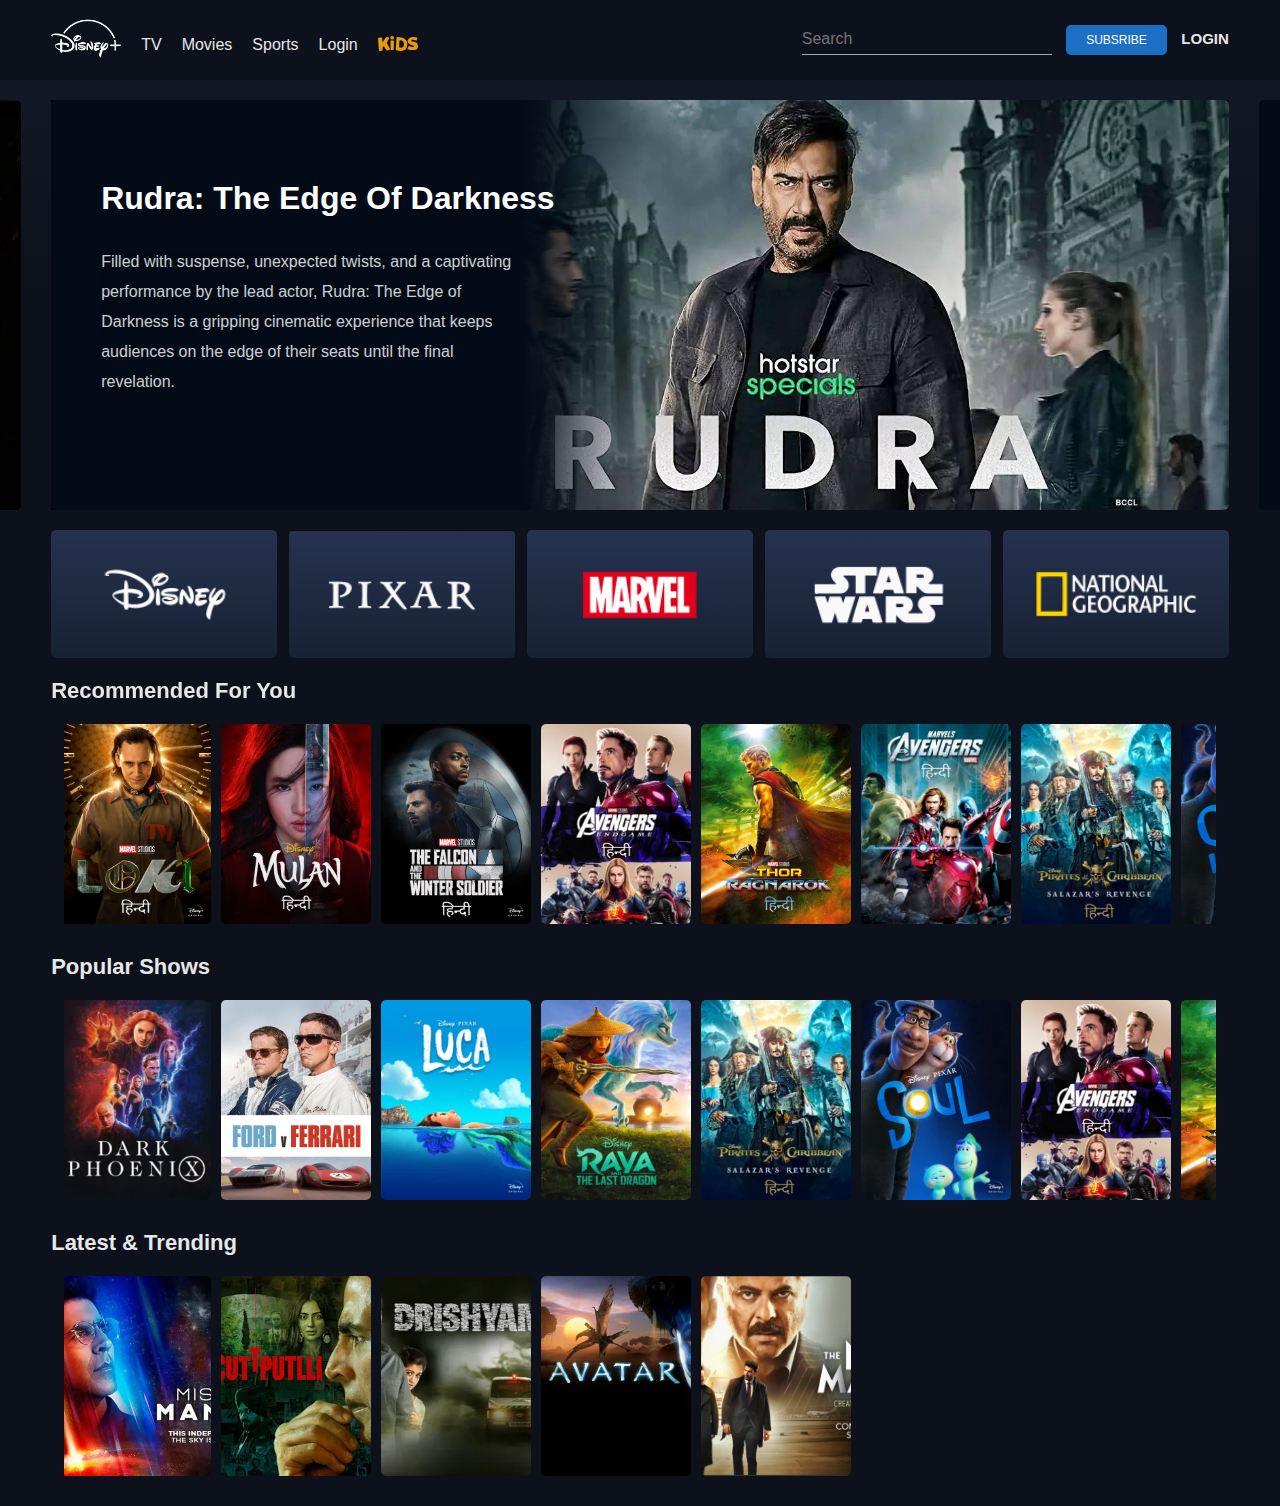
<file: index.html>
<!DOCTYPE html>
<html lang="en">
<head>
    <meta charset="UTF-8">
    <meta name="viewport" content="width=device-width, initial-scale=1.0">
    <title>Disney+hotstar Clone</title>
    <link rel="stylesheet" href="style.css">
    <link rel="website icon" href="images/disney_plus_hotstar_logo_1583901149861.webp">
</head>
<body>
    <nav class="navbar">
        <img src="images/logo.png" class="brand-logo" alt="Disney+hotstar logo">
        <ul class="nav-links">
            <li class="nav-items"><a href="#">TV</a></li>
            <li class="nav-items"><a href="#">Movies</a></li>
            <li class="nav-items"><a href="#">Sports</a></li>
            <li class="nav-items"><a href="login.html">Login</a></li>
            <li class="nav-items"><a href="#"><img src="images/kids.svg" class="kids-logo" alt="kids logo"></a></li>
        </ul>
        <div class="right-container">
            <input type="text" class="search-box" placeholder="Search">
            <button class="sub-btn">Subsribe</button>
            <a href="login.html" class="login-link">Login</a>
        </div>
    </nav>

    <div class="carousel-container">
        <div class="carousel">
        </div>
    </div>

    <script src="index.js" async></script>

    <div class="video-card-container">
        <div class="video-card">
            <img src="images/disney.PNG" class="video-card-image" alt="disney logo">
            <video src="videos/disney.mp4" muted loop class="card-video"></video>
        </div>
        <div class="video-card">
            <img src="images/pixar.PNG" class="video-card-image" alt="pixar logo">
            <video src="videos/pixar.mp4" muted loop class="card-video"></video>
        </div>
        <div class="video-card">
            <img src="images/marvel.PNG" class="video-card-image" alt="marvel logo">
            <video src="videos/marvel.mp4" muted loop class="card-video"></video>
        </div>
        <div class="video-card">
            <img src="images/star-wars.PNG" class="video-card-image" alt="starwars logo">
            <video src="videos/star-war.mp4" muted loop class="card-video"></video>
        </div>
        <div class="video-card">
            <img src="images/geographic.PNG" class="video-card-image" alt="national geographic logo">
            <video src="videos/geographic.mp4" muted loop class="card-video"></video>
        </div>
    </div>

    <h1 class="title">Recommended For You</h1>
    <div class="movies-list">
        <button class="pre-btn" title="btn">
            <img src="images/pre.png" class="pre-btn-img" alt="pre-btn">
        </button>
        <button class="nxt-btn" title="btn">
            <img src="images/nxt.png" class="nxt-btn-img" alt="next-btn">
        </button>
        <div class="card-container">
            <div class="card">
                <img src="images/poster 1.png" class="card-img" alt="p1">
                <div class="card-body">
                    <h2 class="name">Loki</h2>
                    <h6 class="des">This is the best marvel Show</h6>
                    <button class="watchlist-btn">Add To Watchlist</button>
                </div>
            </div>
            <div class="card">
                <img src="images/poster 2.png" class="card-img" alt="p2">
                <div class="card-body">
                    <h2 class="name">Mulan</h2>
                    <h6 class="des">Mulan, a warrior fierce.</h6>
                    <button class="watchlist-btn">Add To Watchlist</button>
                </div>
            </div>
            <div class="card">
                <img src="images/poster 3.png" class="card-img" alt="p3">
                <div class="card-body">
                    <h2 class="name">Falcon and the winter soldier</h2>
                    <h6 class="des">A dynamic duo.</h6>
                    <button class="watchlist-btn">Add To Watchlist</button>
                </div>
            </div>
            <div class="card">
                <img src="images/poster 4.png" class="card-img" alt="p4">
                <div class="card-body">
                    <h2 class="name">Avengers: Endgame</h2>
                    <h6 class="des">A monumental culmination.</h6>
                    <button class="watchlist-btn">Add To Watchlist</button>
                </div>
            </div>
            <div class="card">
                <img src="images/poster 5.png" class="card-img" alt="p5">
                <div class="card-body">
                    <h2 class="name">Thor: Ragnarok</h2>
                    <h6 class="des">A thunderous odyssey.</h6>
                    <button class="watchlist-btn">Add To Watchlist</button>
                </div>
            </div>
            <div class="card">
                <img src="images/poster 6.png" class="card-img" alt="p6">
                <div class="card-body">
                    <h2 class="name">Marvel Avengers</h2>
                    <h6 class="des">A super-powered team.</h6>
                    <button class="watchlist-btn">Add To Watchlist</button>
                </div>
            </div>
            <div class="card">
                <img src="images/poster 7.png" class="card-img" alt="p7">
                <div class="card-body">
                    <h2 class="name">Pirates of the Caribbean</h2>
                    <h6 class="des">A swashbuckling saga.</h6>
                    <button class="watchlist-btn">Add To Watchlist</button>
                </div>
            </div>
            <div class="card">
                <img src="images/poster 8.png" class="card-img" alt="p8">
                <div class="card-body">
                    <h2 class="name">Pixar: Soul</h2>
                    <h6 class="des">A profound journey.</h6>
                    <button class="watchlist-btn">Add To Watchlist</button>
                </div>
            </div>
            <div class="card">
                <img src="images/poster 9.png" class="card-img" alt="p9">
                <div class="card-body">
                    <h2 class="name">Raya and the Last Dragon</h2>
                    <h6 class="des">A heroic quest.</h6>
                    <button class="watchlist-btn">Add To Watchlist</button>
                </div>
            </div>
            <div class="card">
                <img src="images/poster 10.png" class="card-img" alt="p10">
                <div class="card-body">
                    <h2 class="name">Pixar: Luca</h2>
                    <h6 class="des">A heartwarming friendship.</h6>
                    <button class="watchlist-btn">Add To Watchlist</button>
                </div>
            </div>
            <div class="card">
                <img src="images/poster 11.png" class="card-img" alt="p11">
                <div class="card-body">
                    <h2 class="name">Ford vs Ferrari</h2>
                    <h6 class="des">An adrenaline-fueled rivalry.</h6>
                    <button class="watchlist-btn">Add To Watchlist</button>
                </div>
            </div>
            <div class="card">
                <img src="images/poster 12.png" class="card-img" alt="p12">
                <div class="card-body">
                    <h2 class="name">Dark Phoenix</h2>
                    <h6 class="des">A powerful force unleashed.</h6>
                    <button class="watchlist-btn">Add To Watchlist</button>
                </div>
            </div>
        </div>
    </div>

    <h1 class = "title">popular shows</h1>
    <div class="movies-list">
        <button class="pre-btn" title="btn">
            <img src="images/pre.png" class="pre-btn-img" alt="pre-btn">
        </button>
        <button class="nxt-btn" title="btn">
            <img src="images/nxt.png" class="nxt-btn-img" alt="next-btn">
        </button>
        <div class="card-container">
            <div class="card">
                <img src="images/poster 12.png" class="card-img" alt="p12">
                <div class="card-body">
                    <h2 class="name">Dark Phoenix</h2>
                    <h6 class="des">A powerful force unleashed.</h6>
                    <button class="watchlist-btn">Add To Watchlist</button>
                </div>
            </div>
            <div class="card">
                <img src="images/poster 11.png" class="card-img" alt="p11">
                <div class="card-body">
                    <h2 class="name">Ford vs Ferrari</h2>
                    <h6 class="des">An adrenaline-fueled rivalry.</h6>
                    <button class="watchlist-btn">Add To Watchlist</button>
                </div>
            </div>
            <div class="card">
                <img src="images/poster 10.png" class="card-img" alt="p10">
                <div class="card-body">
                    <h2 class="name">Pixar: Luca</h2>
                    <h6 class="des">A heartwarming friendship.</h6>
                    <button class="watchlist-btn">Add To Watchlist</button>
                </div>
            </div>
            <div class="card">
                <img src="images/poster 9.png" class="card-img" alt="p9">
                <div class="card-body">
                    <h2 class="name">Raya and the Last Dragon</h2>
                    <h6 class="des">A heroic quest.</h6>
                    <button class="watchlist-btn">Add To Watchlist</button>
                </div>
            </div>
            <div class="card">
                <img src="images/poster 7.png" class="card-img" alt="p7">
                <div class="card-body">
                    <h2 class="name">Pirates of the Caribbean</h2>
                    <h6 class="des">A swashbuckling saga.</h6>
                    <button class="watchlist-btn">Add To Watchlist</button>
                </div>
            </div>
            <div class="card">
                <img src="images/poster 8.png" class="card-img" alt="p8">
                <div class="card-body">
                    <h2 class="name">Pixar: Soul</h2>
                    <h6 class="des">A profound journey.</h6>
                    <button class="watchlist-btn">Add To Watchlist</button>
                </div>
            </div>
            <div class="card">
                <img src="images/poster 4.png" class="card-img" alt="p4">
                <div class="card-body">
                    <h2 class="name">Avengers: Endgame</h2>
                    <h6 class="des">A monumental culmination.</h6>
                    <button class="watchlist-btn">Add To Watchlist</button>
                </div>
            </div>
            <div class="card">
                <img src="images/poster 5.png" class="card-img" alt="p5">
                <div class="card-body">
                    <h2 class="name">Thor: Ragnarok</h2>
                    <h6 class="des">A thunderous odyssey.</h6>
                    <button class="watchlist-btn">Add To Watchlist</button>
                </div>
            </div>
            <div class="card">
                <img src="images/poster 6.png" class="card-img" alt="p6">
                <div class="card-body">
                    <h2 class="name">Marvel Avengers</h2>
                    <h6 class="des">A super-powered team.</h6>
                    <button class="watchlist-btn">Add To Watchlist</button>
                </div>
            </div>
            <div class="card">
                <img src="images/poster 3.png" class="card-img" alt="p3">
                <div class="card-body">
                    <h2 class="name">Falcon and the winter soldier</h2>
                    <h6 class="des">A dynamic duo.</h6>
                    <button class="watchlist-btn">Add To Watchlist</button>
                </div>
            </div>
            <div class="card">
                <img src="images/poster 1.png" class="card-img" alt="p1">
                <div class="card-body">
                    <h2 class="name">Loki</h2>
                    <h6 class="des">This is the best marvel Show</h6>
                    <button class="watchlist-btn">Add To Watchlist</button>
                </div>
            </div>
            <div class="card">
                <img src="images/poster 2.png" class="card-img" alt="p2">
                <div class="card-body">
                    <h2 class="name">Mulan</h2>
                    <h6 class="des">Mulan, a warrior fierce.</h6>
                    <button class="watchlist-btn">Add To Watchlist</button>
                </div>
            </div>
        </div>
    </div>

    <h1 class="title">latest & trending</h1>
    <div class="movies-list">
        <button class="pre-btn" title="btn">
            <img src="images/pre.png" class="pre-btn-img" alt="pre-btn">
        </button>
        <button class="nxt-btn" title="btn">
            <img src="images/nxt.png" class="nxt-btn-img" alt="next-btn">
        </button>
        <div class="card-container">
            <div class="card">
                <img src="images/poster 13.webp" class="card-img" alt="p13">
                <div class="card-body">
                    <h2 class="name">Mission Mangal</h2>
                    <h6 class="des">Mission Mangal</h6>
                    <button class="watchlist-btn">Add To Watchlist</button>
                </div>
            </div>
            <div class="card">
                <img src="images/poster 14.webp" class="card-img" alt="p14">
                <div class="card-body">
                    <h2 class="name">Cuttputli</h2>
                    <h6 class="des">Cuttputli</h6>
                    <button class="watchlist-btn">Add To Watchlist</button>
                </div>
            </div>
            <div class="card">
                <img src="images/poster 15.webp" class="card-img" alt="p15">
                <div class="card-body">
                    <h2 class="name">Drishyam</h2>
                    <h6 class="des">Drishyam</h6>
                    <button class="watchlist-btn">Add To Watchlist</button>
                </div>
            </div>
            <div class="card">
                <img src="images/poster 16.webp" class="card-img" alt="p16">
                <div class="card-body">
                    <h2 class="name">Avatar</h2>
                    <h6 class="des">Avatar</h6>
                    <button class="watchlist-btn">Add To Watchlist</button>
                </div>
            </div>
            <div class="card">
                <img src="images/poster 17.webp" class="card-img" alt="p17">
                <div class="card-body">
                    <h2 class="name">The Night Manager</h2>
                    <h6 class="des">The Night Manager</h6>
                    <button class="watchlist-btn">Add To Watchlist</button>
                </div>
            </div>
        </div>
    </div>
</body>
</html>
</file>
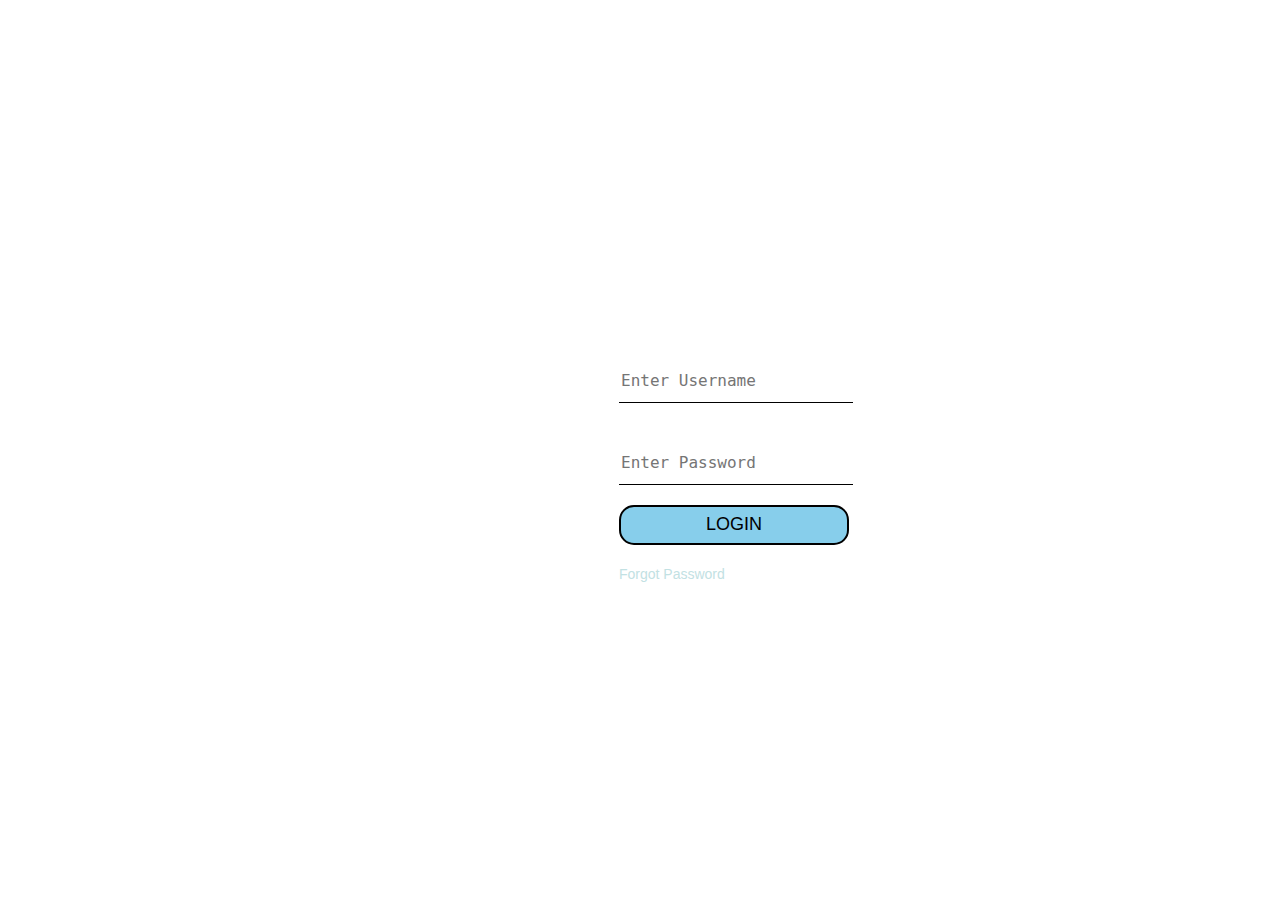
<file: login.html>
<!DOCTYPE html>
<html lang="en">
<head>
    <meta charset="UTF-8">
    <meta name="viewport" content="width=device-width, initial-scale=1.0">
    <title>Disney+hotstar Login</title>
    <link rel="stylesheet" href="loginstyle.css">
</head>
<body>
    <div class="loginbox">
        <form>
            <h1>Login Here</h1>
            <p>Username</p>
            <input type="text" name="username" placeholder="Enter Username">
            <p>Password</p>
            <input type="password" name="Password" placeholder="Enter Password">
            <input type="submit" name="login" value="LOGIN">
            <a href="#">Forgot Password</a>
        </form>
    </div>
</body>
</html>
</file>
<file: style.css>
* {
    margin: 0;
    padding: 0;
    box-sizing: border-box;
}

body {
    width: 100%;
    background: linear-gradient(to bottom, #141b29, #0c111b 300px);
    position: relative;
    font-family: roboto, sans-serif;
}

.navbar {
    width: 100%;
    height: 80px;
    position: fixed;
    top: 0;
    left: 0;
    padding: 0 4%;
    background: #0c111b;
    z-index: 0;
    display: flex;
    align-items: center;
}

.brand-logo {
    height: 70px;
}

.nav-links {
    margin-top: 10px;
    display: flex;
    list-style: none;
}

.nav-items a {
    text-decoration: none;
    margin-left: 20px;
    text-transform: capitalize; 
    color: #fff;
    opacity: 0.9;
}

.kids-logo {
    width: 40px;
    height: 15px;
}

.nav-items a:hover {
    font-weight: 300;
    color: rgb(107, 196, 237);
}

.right-container {
    display: block;
    margin-left: auto;
}

.search-box {
    border: none;
    border-bottom: 1px solid #aaa;
    background: transparent;
    outline: none;
    height: 30px;
    color: #fff;
    width: 250px;
    text-transform: capitalize;
    font-size: 16px;
    font-weight: 500;
    transition: 0.5s;
}

.search-box:focus {
    width: 400px;
    border-color: #1f80e0;
}

.sub-btn {
    background: #1b70c6;
    height: 30px;
    padding: 0 20px;
    color: #fff;
    border-radius: 5px;
    border: none;
    outline: none;
    text-transform: uppercase;
    font-weight: 400;
    font-size: 12px;
    margin: 0 10px;
} 

.sub-btn:hover {
    font-weight: 700;
}

.sub-btn:active {
    background-color: #090c46;
}

.login-link {
    color: #fff;
    opacity: 0.9;
    text-transform: uppercase;
    font-size: 15px;
    font-weight: 700;
    text-decoration: none;
}

/* .login-link:hover {
    font-weight: 800;
    text-shadow: #1b70c6;
} */

.carousel-container {
    position: relative;
    width: 100%;
    height: 450px;
    padding: 20px 0;
    overflow-x: hidden;
    margin-top: 80px;
}

.carousel {
    display: flex;
    width: 92%;
    height: 100%;
    position: relative;
    margin: auto;
    background: #000;
}

.slider {
    flex: 0 0 auto;
    margin-right: 30px;
    position: relative;
    background: rgba(0,0,0,0.5);
    border-radius: 5px;
    width: 100%;
    height: 100%;
    left: 0;
    transition: 1s;
    overflow: hidden;
}

.slider img {
    width: 70%;
    min-height: 100%;
    object-fit: cover;
    display: block;
    margin-left: auto;
}

.slide-content {
    position: absolute;
    width: 50%;
    height: 100%;
    z-index: 2;
    background: linear-gradient(to right, #030b17 80%, #0c111b00);
    color: #fff;
}

.movie-title {
    padding-left: 50px;
    text-transform: capitalize;
    margin-top: 80px;
    color: #fff;
}

.movie-des {
    width: 80%;
    line-height: 30px;
    padding-left: 50px;
    margin-top: 30px;
    opacity: 0.8;
    color: #fff;
}

.video-card-container {
    position: relative;
    width: 92%;
    margin: auto;
    height: 10vw;
    display: flex;
    margin-bottom: 20px;
    justify-content: space-between;
}

.video-card {
    position: relative;
    min-width: calc(100%/5 - 10px);
    width: calc(100%/5 - 10px);
    height: 100%;
    border-radius: 5px;
    overflow: hidden;
    background-color: #030b17;
}

.video-card-image,
.card-video {
    width: 100%;
    height: 100%;
    object-fit: cover;
}

.card-video {
    position: absolute;
}

.video-card:hover .video-card-image{
    display: none;
}

.title {
    color:#fff;
    opacity: 0.9;
    padding-left: 4%;
    text-transform: capitalize;
    font-size: 22px;
    font-weight: 700;
}

.movies-list {
    width: 100%;
    height: 220px;
    position: relative;
    margin: 10px 0 20px;
}

.card-container {
    position: relative;
    width: 92%;
    padding-left: 10px;
    height: 220px;
    display: flex;
    margin: 0 auto;
    align-items: center;
    overflow-x: auto;
    overflow-y: visible;
    scroll-behavior: smooth;
}

.card-container::-webkit-scrollbar {
    display: none;
}

.card {
    position: relative;
    min-width: 150px;
    width: 150px;
    height: 200px;
    border-radius: 5px;
    overflow: hidden;
    margin-right: 10px;
    transition: 0.5s;
    background: #030b17;
}

.card-img {
    width: 100%;
    height: 100%;
    object-fit: cover;
}

.card:hover {
    transform: scale(1.1);
}

.card:hover .card-body {
    opacity: 1;
}

.card-body {
    opacity: 0;
    width: 100%;
    height: 100%;
    position: absolute;
    top: 0;
    left: 0;
    z-index: 2;
    background: linear-gradient(to bottom, rgba(4,8,15,0), #192133 90%);
    padding: 10px;
    transition: 0.5s;
}

.name {
    color: #fff;
    font-size: 15px;
    font-weight: 700;
    text-transform: capitalize;
    margin-top: 60%;
}

.des {
    color: #fff;
    opacity: 0.8;
    margin: 5px 0;
    font-weight: 500;
    font-size: 12px;
}

.watchlist-btn {
    position: relative;
    width: 100%;
    text-transform: capitalize;
    background: none;
    border: none;
    font-weight: 500;
    text-align: right;
    color: rgba(255,255,255,0.5);
    margin: 5px 0;
    cursor: pointer;
    padding: 10px 5px;
    border-radius: 5px;
}

.watchlist-btn::before {
    content: "";
    position: absolute;
    top: 0;
    left: -5px;
    height: 33px;
    width: 33px;
    background-image: url(images/add.png);
    background-size: cover;
    transform: scale(0.4);
}

.watchlist-btn:hover {
    color: #fff;
    background: rgba(255, 255, 255, 0.1);
}

.pre-btn, 
.nxt-btn {
    position: absolute;
    top: 0;
    width: 5%;
    height: 100%;
    z-index: 2;
    border: none;
    cursor: pointer;
    outline: none;
}

.pre-btn {
    left: 0;
    background: linear-gradient(to right, #0c111b 0%, #0c111b);
}
.nxt-btn {
    right: 0;
    background: linear-gradient(to left, #0c111b 0%, #0c111b);
}

.pre-btn img, 
.nxt-btn img {
    width: 15px;
    height: 20px;
    opacity: 0;
}

.pre-btn:hover img, 
.nxt-btn:hover img {
    opacity: 1;
}
</file>
<file: loginstyle.css>
body{
    margin: 0px;
    padding: 0px;
    /* background-color: #0c111b; */
    background: url('https://assets.beartai.com/uploads/2023/05/disney-plus-hotstar.jpg');
    background-size: cover;
    background-position: center;
}

.loginbox {
    background-color: #fff;
    height: 420px;
    width: 350px;
    position: absolute;
    background: url('https://i.ytimg.com/vi/7ICFQbZOQNo/maxresdefault.jpg');
    border-top-left-radius: 22px;
    border-bottom-right-radius: 22px;
    color: #fff;
    top: 50%;
    left: 30%;
    box-sizing: border-box;
    transform: translate(50%, -50%);
    padding: 30px 60px;
}

form h1 {
    text-align: center;
    margin-top: 30px;
    font-size: 22px;
    font-family: sans-serif;
}

form p {
    margin: 0px;
    padding: 0px;
    font-weight: bolder;
    font-family: monospace;
    font-size: 16px;
}

.loginbox input {
    width: 100%;
    margin-bottom: 20px;
}

.loginbox input[type="text"], input[type="password"]
{
    border: none;
    background: transparent;
    border-bottom: 1px solid #000;
    font-size: 16px;
    outline: none;
    height: 40px;
    color: #fff;
    font-family: monospace;
}

.loginbox input[type="submit"]
{
    border: 2px solid;
    cursor: pointer;
    background: #87ceeb;
    border-radius: 15px;
    height: 40px;
    font-size: 18px;
    font-family: sans-serif;
}

.loginbox input[type="submit"]:hover {
    cursor: pointer;
    height: 44px;
    color: #070764;
    font-family: sans-serif;
}

.loginbox a{
    text-decoration: none;
    font-size: 14px;
    font-family: sans-serif;
    color: #c2e1e3;
  }
</file>
